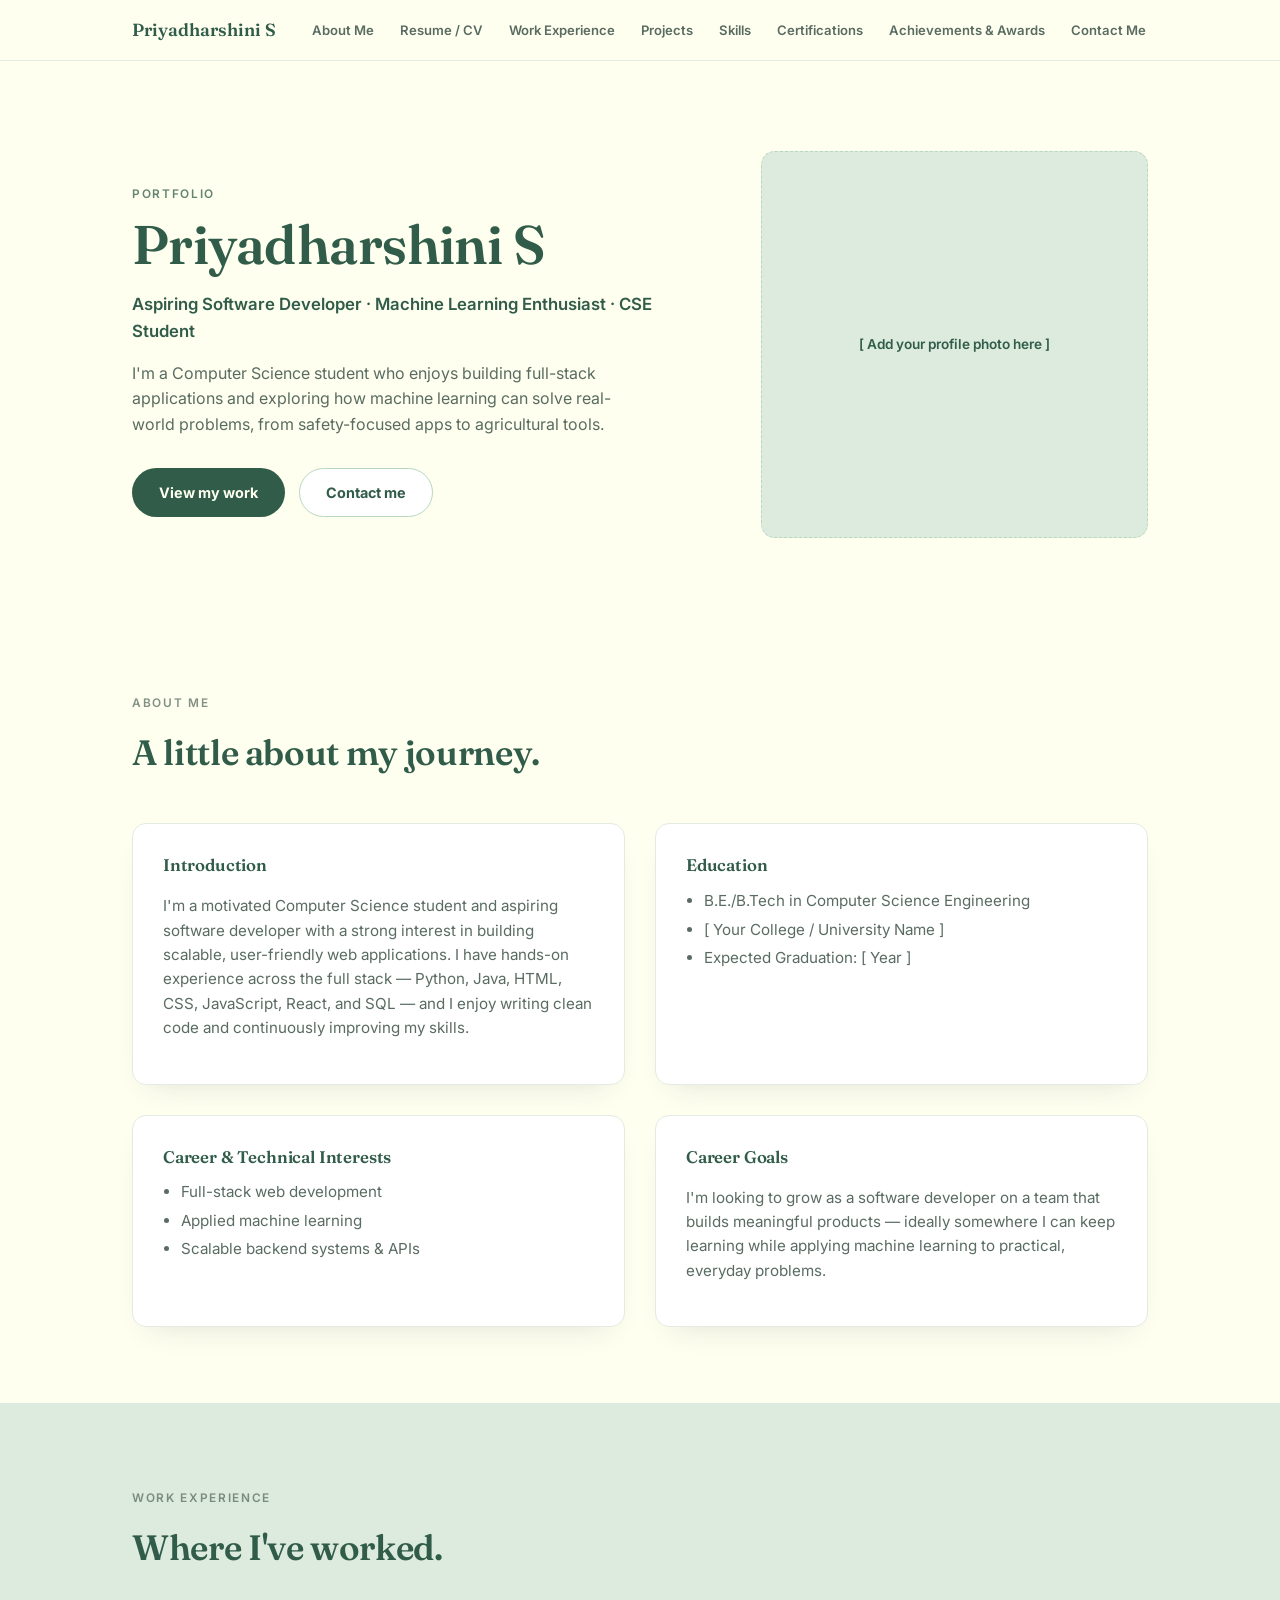
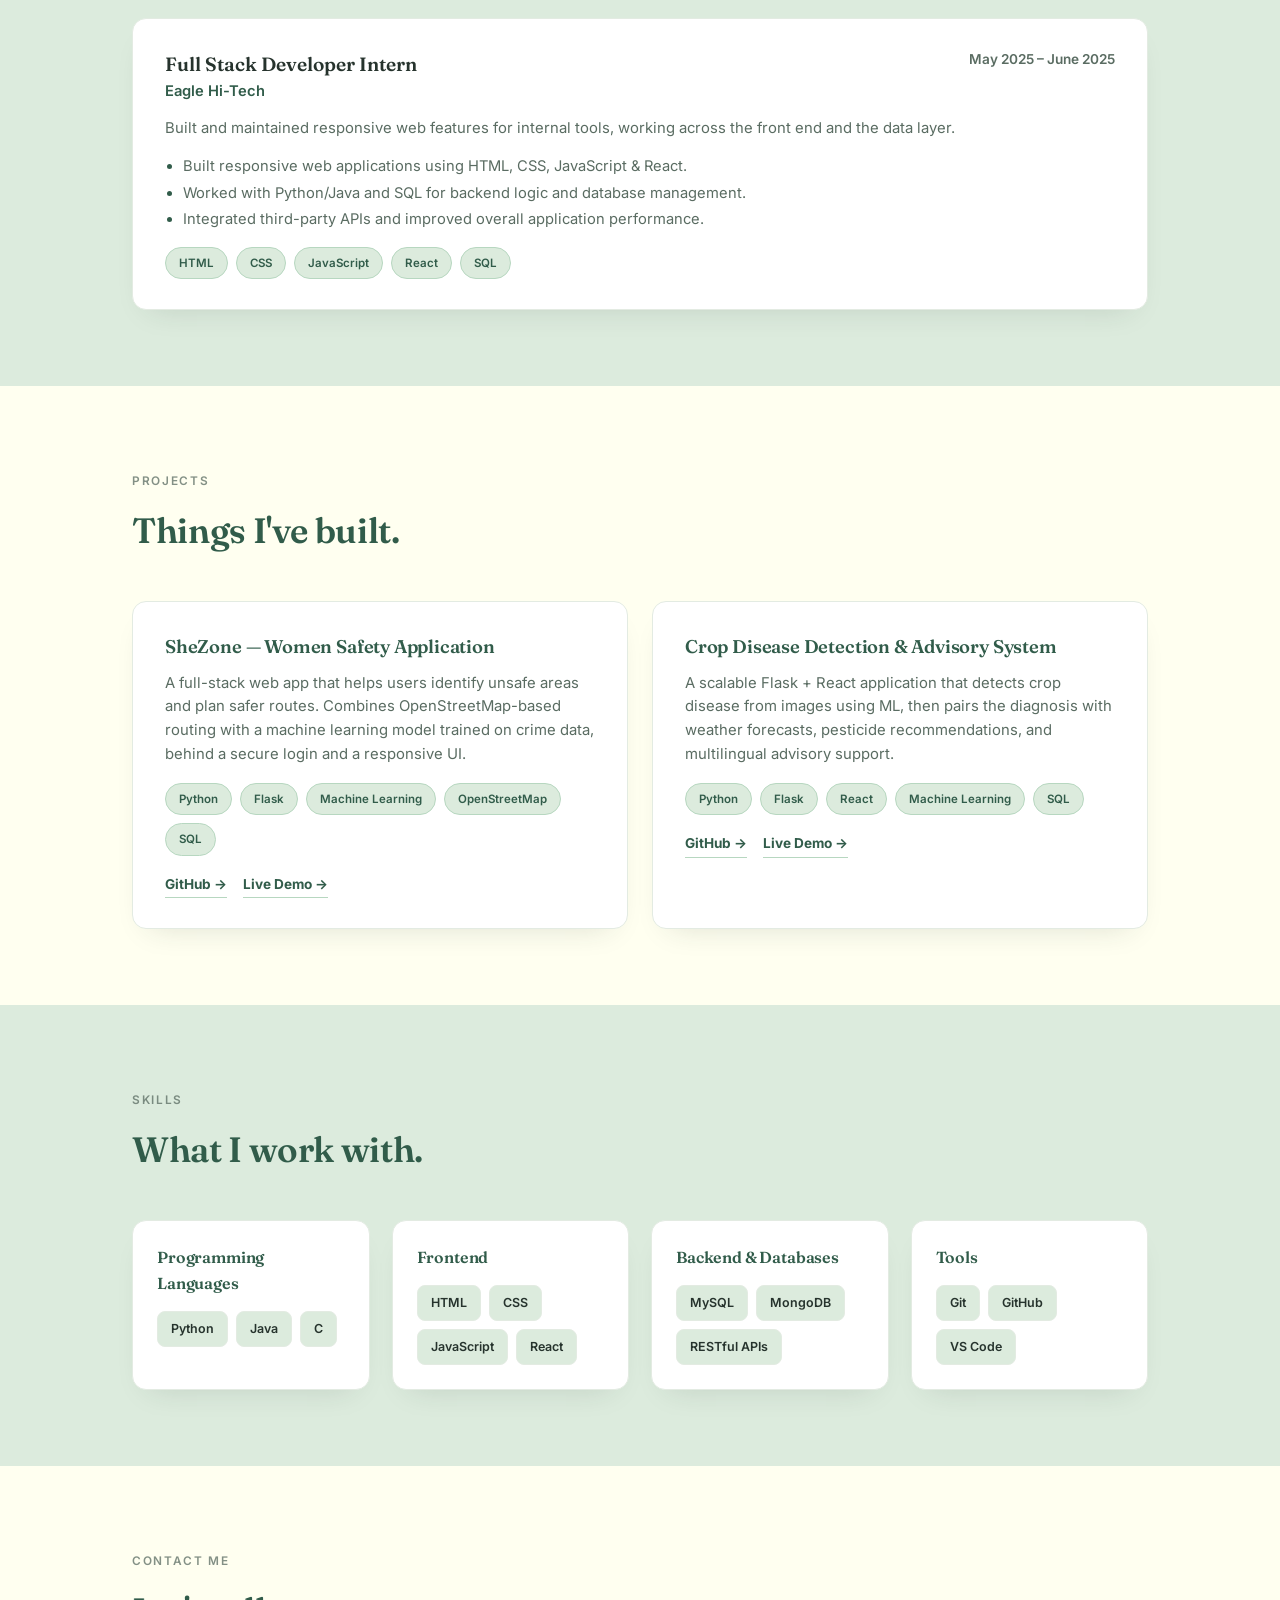
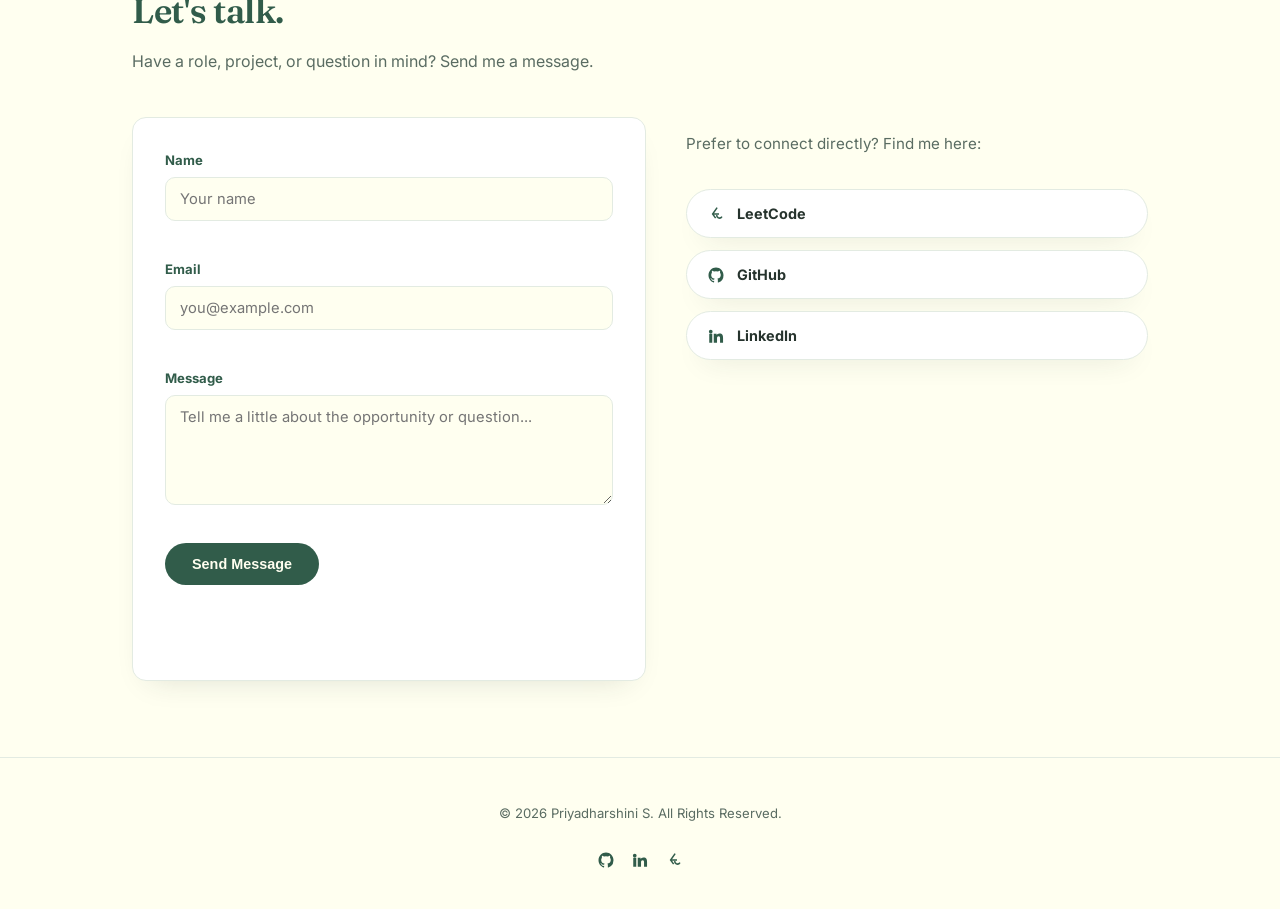
<file: index.html>
<!DOCTYPE html>
<html lang="en">
<head>
<meta charset="UTF-8">
<meta name="viewport" content="width=device-width, initial-scale=1.0">
<title>Priyadharshini S | Software Developer Portfolio</title>
<link rel="preconnect" href="https://fonts.googleapis.com">
<link rel="preconnect" href="https://fonts.gstatic.com" crossorigin>
<link href="https://fonts.googleapis.com/css2?family=Fraunces:opsz,wght@9..144,500;9..144,600;9..144,700&family=Inter:wght@400;500;600;700&display=swap" rel="stylesheet">
<link rel="stylesheet" href="style.css">
</head>
<body>

<header>
  <nav>
    <a href="#home" class="brand">Priyadharshini S</a>
    <ul class="nav-links" id="navLinks">
      <li><a href="#about">About Me</a></li>
      <li><a href="resume.html">Resume / CV</a></li>
      <li><a href="#experience">Work Experience</a></li>
      <li><a href="#projects">Projects</a></li>
      <li><a href="#skills">Skills</a></li>
      <li><a href="certifications.html">Certifications</a></li>
      <li><a href="achievements.html">Achievements &amp; Awards</a></li>
      <li><a href="#contact">Contact Me</a></li>
    </ul>
    <button class="menu-toggle" id="menuToggle" aria-label="Toggle menu"><span></span><span></span><span></span></button>
  </nav>
</header>

<!-- ================= HERO ================= -->
<section class="hero" id="home">
  <div class="wrap hero-grid">
    <div class="reveal">
      <p class="eyebrow">Portfolio</p>
      <!-- EDIT: your name -->
      <h1>Priyadharshini S</h1>
      <!-- EDIT: your professional title / tagline -->
      <p class="tagline">Aspiring Software Developer · Machine Learning Enthusiast · CSE Student</p>
      <!-- EDIT: your short introduction -->
      <p class="intro">I'm a Computer Science student who enjoys building full-stack applications and exploring how machine learning can solve real-world problems, from safety-focused apps to agricultural tools.</p>
      <div class="hero-actions">
        <a href="#projects" class="btn btn-primary">View my work</a>
        <a href="#contact" class="btn btn-ghost">Contact me</a>
      </div>
    </div>
    <!-- EDIT: replace with your profile photo, e.g. <img src="profile.jpg" alt="Priyadharshini S"> -->
    <div class="photo-frame reveal">[ Add your profile photo here ]</div>
  </div>
</section>

<!-- ================= ABOUT ================= -->
<section id="about">
  <div class="wrap">
    <div class="section-head reveal">
      <p class="eyebrow">About Me</p>
      <h2>A little about my journey.</h2>
    </div>
    <div class="about-grid">
      <div class="about-card reveal">
        <h3>Introduction</h3>
        <!-- EDIT: short personal introduction -->
        <p>I'm a motivated Computer Science student and aspiring software developer with a strong interest in building scalable, user-friendly web applications. I have hands-on experience across the full stack — Python, Java, HTML, CSS, JavaScript, React, and SQL — and I enjoy writing clean code and continuously improving my skills.</p>
      </div>
      <div class="about-card reveal">
        <h3>Education</h3>
        <!-- EDIT: your education details -->
        <ul>
          <li>B.E./B.Tech in Computer Science Engineering</li>
          <li>[ Your College / University Name ]</li>
          <li>Expected Graduation: [ Year ]</li>
        </ul>
      </div>
      <div class="about-card reveal">
        <h3>Career &amp; Technical Interests</h3>
        <!-- EDIT: your interests -->
        <ul>
          <li>Full-stack web development</li>
          <li>Applied machine learning</li>
          <li>Scalable backend systems &amp; APIs</li>
        </ul>
      </div>
      <div class="about-card reveal">
        <h3>Career Goals</h3>
        <!-- EDIT: your career goals -->
        <p>I'm looking to grow as a software developer on a team that builds meaningful products — ideally somewhere I can keep learning while applying machine learning to practical, everyday problems.</p>
      </div>
    </div>
  </div>
</section>

<!-- ================= WORK EXPERIENCE ================= -->
<section id="experience" class="section-alt">
  <div class="wrap">
    <div class="section-head reveal">
      <p class="eyebrow">Work Experience</p>
      <h2>Where I've worked.</h2>
    </div>
    <div class="card-list">
      <!-- EDIT: duplicate this block for each experience -->
      <div class="exp-card reveal">
        <div class="exp-top">
          <div>
            <div class="exp-role">Full Stack Developer Intern</div>
            <div class="exp-org">Eagle Hi-Tech</div>
          </div>
          <div class="exp-duration">May 2025 – June 2025</div>
        </div>
        <p style="color: var(--text-soft); font-size: 0.93rem; margin: 0 0 12px;">Built and maintained responsive web features for internal tools, working across the front end and the data layer.</p>
        <ul>
          <li>Built responsive web applications using HTML, CSS, JavaScript &amp; React.</li>
          <li>Worked with Python/Java and SQL for backend logic and database management.</li>
          <li>Integrated third-party APIs and improved overall application performance.</li>
        </ul>
        <div class="tool-row">
          <span class="tag">HTML</span><span class="tag">CSS</span><span class="tag">JavaScript</span><span class="tag">React</span><span class="tag">SQL</span>
        </div>
      </div>
    </div>
  </div>
</section>

<!-- ================= PROJECTS ================= -->
<section id="projects">
  <div class="wrap">
    <div class="section-head reveal">
      <p class="eyebrow">Projects</p>
      <h2>Things I've built.</h2>
    </div>
    <div class="proj-grid">
      <!-- EDIT: duplicate this block for each project -->
      <div class="proj-card reveal">
        <h3>SheZone — Women Safety Application</h3>
        <p>A full-stack web app that helps users identify unsafe areas and plan safer routes. Combines OpenStreetMap-based routing with a machine learning model trained on crime data, behind a secure login and a responsive UI.</p>
        <div class="tag-row">
          <span class="tag">Python</span><span class="tag">Flask</span><span class="tag">Machine Learning</span><span class="tag">OpenStreetMap</span><span class="tag">SQL</span>
        </div>
        <div class="proj-links">
          <!-- EDIT: replace with your real links -->
          <a href="https://github.com/priya-2751" target="_blank" rel="noopener">GitHub →</a>
          <a href="#" target="_blank" rel="noopener">Live Demo →</a>
        </div>
      </div>
      <div class="proj-card reveal">
        <h3>Crop Disease Detection &amp; Advisory System</h3>
        <p>A scalable Flask + React application that detects crop disease from images using ML, then pairs the diagnosis with weather forecasts, pesticide recommendations, and multilingual advisory support.</p>
        <div class="tag-row">
          <span class="tag">Python</span><span class="tag">Flask</span><span class="tag">React</span><span class="tag">Machine Learning</span><span class="tag">SQL</span>
        </div>
        <div class="proj-links">
          <!-- EDIT: replace with your real links -->
          <a href="https://github.com/priya-2751" target="_blank" rel="noopener">GitHub →</a>
          <a href="#" target="_blank" rel="noopener">Live Demo →</a>
        </div>
      </div>
    </div>
  </div>
</section>

<!-- ================= SKILLS ================= -->
<section id="skills" class="section-alt">
  <div class="wrap">
    <div class="section-head reveal">
      <p class="eyebrow">Skills</p>
      <h2>What I work with.</h2>
    </div>
    <div class="skills-grid">
      <div class="skill-cat reveal">
        <h3>Programming Languages</h3>
        <div class="skill-tags">
          <span class="skill-tag">Python</span><span class="skill-tag">Java</span><span class="skill-tag">C</span>
        </div>
      </div>
      <div class="skill-cat reveal">
        <h3>Frontend</h3>
        <div class="skill-tags">
          <span class="skill-tag">HTML</span><span class="skill-tag">CSS</span><span class="skill-tag">JavaScript</span><span class="skill-tag">React</span>
        </div>
      </div>
      <div class="skill-cat reveal">
        <h3>Backend &amp; Databases</h3>
        <div class="skill-tags">
          <span class="skill-tag">MySQL</span><span class="skill-tag">MongoDB</span><span class="skill-tag">RESTful APIs</span>
        </div>
      </div>
      <div class="skill-cat reveal">
        <h3>Tools</h3>
        <div class="skill-tags">
          <span class="skill-tag">Git</span><span class="skill-tag">GitHub</span><span class="skill-tag">VS Code</span>
        </div>
      </div>
    </div>
  </div>
</section>

<!-- ================= CONTACT ================= -->
<section id="contact">
  <div class="wrap">
    <div class="section-head reveal">
      <p class="eyebrow">Contact Me</p>
      <h2>Let's talk.</h2>
      <p>Have a role, project, or question in mind? Send me a message.</p>
    </div>
    <div class="contact-grid">
      <form class="contact-form reveal" id="contactForm" novalidate>
        <div class="field">
          <label for="cf-name">Name</label>
          <input type="text" id="cf-name" name="name" placeholder="Your name">
          <span class="error"></span>
        </div>
        <div class="field">
          <label for="cf-email">Email</label>
          <input type="email" id="cf-email" name="email" placeholder="you@example.com">
          <span class="error"></span>
        </div>
        <div class="field">
          <label for="cf-message">Message</label>
          <textarea id="cf-message" name="message" placeholder="Tell me a little about the opportunity or question..."></textarea>
          <span class="error"></span>
        </div>
        <button type="submit" class="btn btn-primary" style="align-self: flex-start;">Send Message</button>
        <p class="form-status" id="formStatus"></p>
      </form>
      <div class="contact-side reveal">
        <p>Prefer to connect directly? Find me here:</p>
        <div class="social-links">
          <!-- EDIT: replace with your real profile URLs -->
          <a class="social-pill" href="https://leetcode.com/u/priya_2751/" target="_blank" rel="noopener">
            <svg viewBox="0 0 24 24" fill="none" stroke="currentColor" stroke-width="2"><path d="M13.5 3.5l-6 8.5 4 5.5"/><path d="M20 15.5c-1 1.5-3 2.5-5 1.5-1.5-.8-2.2-2.3-2-3.8"/><path d="M8 12h8"/></svg>
            LeetCode
          </a>
          <a class="social-pill" href="https://github.com/priya-2751" target="_blank" rel="noopener">
            <svg viewBox="0 0 24 24" fill="currentColor"><path d="M12 2C6.48 2 2 6.58 2 12.25c0 4.53 2.87 8.37 6.84 9.73.5.1.68-.22.68-.49 0-.24-.01-.87-.01-1.7-2.78.62-3.37-1.37-3.37-1.37-.45-1.18-1.11-1.49-1.11-1.49-.91-.64.07-.63.07-.63 1 .07 1.53 1.05 1.53 1.05.89 1.56 2.34 1.11 2.91.85.09-.66.35-1.11.63-1.37-2.22-.26-4.56-1.14-4.56-5.06 0-1.12.39-2.03 1.03-2.75-.1-.26-.45-1.31.1-2.73 0 0 .84-.28 2.75 1.05a9.3 9.3 0 0 1 5 0c1.9-1.33 2.74-1.05 2.74-1.05.56 1.42.21 2.47.1 2.73.65.72 1.03 1.63 1.03 2.75 0 3.93-2.34 4.8-4.57 5.05.36.32.68.94.68 1.9 0 1.37-.01 2.47-.01 2.81 0 .27.18.6.69.49A10.26 10.26 0 0 0 22 12.25C22 6.58 17.52 2 12 2z"/></svg>
            GitHub
          </a>
          <a class="social-pill" href="#" target="_blank" rel="noopener">
            <svg viewBox="0 0 24 24" fill="currentColor"><path d="M4.98 3.5a2.5 2.5 0 1 1 0 5 2.5 2.5 0 0 1 0-5zM3 9h4v12H3zM9 9h3.8v1.7h.05c.53-.95 1.83-1.95 3.77-1.95 4.03 0 4.78 2.5 4.78 5.76V21h-4v-5.6c0-1.34-.02-3.06-1.87-3.06-1.87 0-2.16 1.46-2.16 2.96V21H9z"/></svg>
            LinkedIn
          </a>
        </div>
      </div>
    </div>
  </div>
</section>

<footer>
  <div class="wrap footer-inner">
    <!-- EDIT: your name -->
    <p>© 2026 Priyadharshini S. All Rights Reserved.</p>
    <div class="footer-icons">
      <a href="https://github.com/priya-2751" target="_blank" rel="noopener" aria-label="GitHub">
        <svg viewBox="0 0 24 24" fill="currentColor"><path d="M12 2C6.48 2 2 6.58 2 12.25c0 4.53 2.87 8.37 6.84 9.73.5.1.68-.22.68-.49 0-.24-.01-.87-.01-1.7-2.78.62-3.37-1.37-3.37-1.37-.45-1.18-1.11-1.49-1.11-1.49-.91-.64.07-.63.07-.63 1 .07 1.53 1.05 1.53 1.05.89 1.56 2.34 1.11 2.91.85.09-.66.35-1.11.63-1.37-2.22-.26-4.56-1.14-4.56-5.06 0-1.12.39-2.03 1.03-2.75-.1-.26-.45-1.31.1-2.73 0 0 .84-.28 2.75 1.05a9.3 9.3 0 0 1 5 0c1.9-1.33 2.74-1.05 2.74-1.05.56 1.42.21 2.47.1 2.73.65.72 1.03 1.63 1.03 2.75 0 3.93-2.34 4.8-4.57 5.05.36.32.68.94.68 1.9 0 1.37-.01 2.47-.01 2.81 0 .27.18.6.69.49A10.26 10.26 0 0 0 22 12.25C22 6.58 17.52 2 12 2z"/></svg>
      </a>
      <a href="#" target="_blank" rel="noopener" aria-label="LinkedIn">
        <svg viewBox="0 0 24 24" fill="currentColor"><path d="M4.98 3.5a2.5 2.5 0 1 1 0 5 2.5 2.5 0 0 1 0-5zM3 9h4v12H3zM9 9h3.8v1.7h.05c.53-.95 1.83-1.95 3.77-1.95 4.03 0 4.78 2.5 4.78 5.76V21h-4v-5.6c0-1.34-.02-3.06-1.87-3.06-1.87 0-2.16 1.46-2.16 2.96V21H9z"/></svg>
      </a>
      <a href="https://leetcode.com/u/priya_2751/" target="_blank" rel="noopener" aria-label="LeetCode">
        <svg viewBox="0 0 24 24" fill="none" stroke="currentColor" stroke-width="2"><path d="M13.5 3.5l-6 8.5 4 5.5"/><path d="M20 15.5c-1 1.5-3 2.5-5 1.5-1.5-.8-2.2-2.3-2-3.8"/><path d="M8 12h8"/></svg>
      </a>
    </div>
  </div>
</footer>

<script src="script.js"></script>
</body>
</html>
</file>
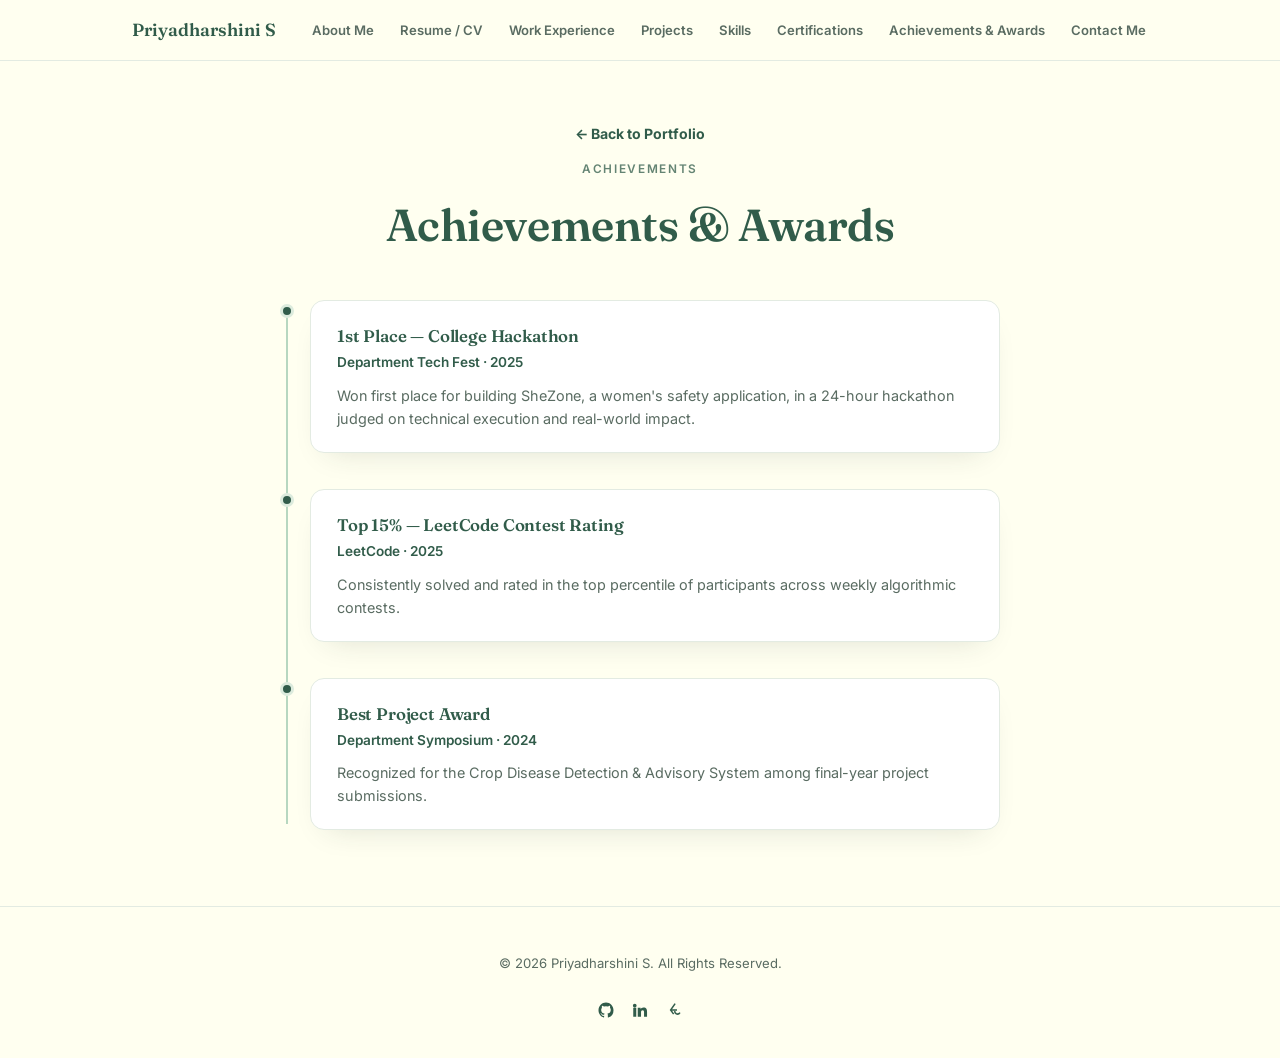
<file: achievements.html>
<!DOCTYPE html>
<html lang="en">
<head>
<meta charset="UTF-8">
<meta name="viewport" content="width=device-width, initial-scale=1.0">
<title>Achievements &amp; Awards | Priyadharshini S</title>
<link rel="preconnect" href="https://fonts.googleapis.com">
<link rel="preconnect" href="https://fonts.gstatic.com" crossorigin>
<link href="https://fonts.googleapis.com/css2?family=Fraunces:opsz,wght@9..144,500;9..144,600;9..144,700&family=Inter:wght@400;500;600;700&display=swap" rel="stylesheet">
<link rel="stylesheet" href="style.css">
</head>
<body>

<header>
  <nav>
    <a href="index.html" class="brand">Priyadharshini S</a>
    <ul class="nav-links" id="navLinks">
      <li><a href="index.html#about">About Me</a></li>
      <li><a href="resume.html">Resume / CV</a></li>
      <li><a href="index.html#experience">Work Experience</a></li>
      <li><a href="index.html#projects">Projects</a></li>
      <li><a href="index.html#skills">Skills</a></li>
      <li><a href="certifications.html">Certifications</a></li>
      <li><a href="achievements.html">Achievements &amp; Awards</a></li>
      <li><a href="index.html#contact">Contact Me</a></li>
    </ul>
    <button class="menu-toggle" id="menuToggle" aria-label="Toggle menu"><span></span><span></span><span></span></button>
  </nav>
</header>

<div class="wrap">
  <div class="page-header reveal">
    <a class="back-link" href="index.html">← Back to Portfolio</a>
    <p class="eyebrow" style="display:block; margin-top: 8px;">Achievements</p>
    <h1>Achievements &amp; Awards</h1>
  </div>
</div>

<section style="padding-top: 0;">
  <div class="wrap">
    <!-- EDIT: replace these sample achievements with your own. Duplicate the .timeline-item block as needed. -->
    <div class="timeline">
      <div class="timeline-item reveal">
        <span class="timeline-dot"></span>
        <div class="timeline-card">
          <h3>1st Place — College Hackathon</h3>
          <div class="timeline-meta">Department Tech Fest · 2025</div>
          <p>Won first place for building SheZone, a women's safety application, in a 24-hour hackathon judged on technical execution and real-world impact.</p>
        </div>
      </div>
      <div class="timeline-item reveal">
        <span class="timeline-dot"></span>
        <div class="timeline-card">
          <h3>Top 15% — LeetCode Contest Rating</h3>
          <div class="timeline-meta">LeetCode · 2025</div>
          <p>Consistently solved and rated in the top percentile of participants across weekly algorithmic contests.</p>
        </div>
      </div>
      <div class="timeline-item reveal">
        <span class="timeline-dot"></span>
        <div class="timeline-card">
          <h3>Best Project Award</h3>
          <div class="timeline-meta">Department Symposium · 2024</div>
          <p>Recognized for the Crop Disease Detection &amp; Advisory System among final-year project submissions.</p>
        </div>
      </div>
    </div>
  </div>
</section>

<footer>
  <div class="wrap footer-inner">
    <p>© 2026 Priyadharshini S. All Rights Reserved.</p>
    <div class="footer-icons">
      <a href="https://github.com/priya-2751" target="_blank" rel="noopener" aria-label="GitHub">
        <svg viewBox="0 0 24 24" fill="currentColor"><path d="M12 2C6.48 2 2 6.58 2 12.25c0 4.53 2.87 8.37 6.84 9.73.5.1.68-.22.68-.49 0-.24-.01-.87-.01-1.7-2.78.62-3.37-1.37-3.37-1.37-.45-1.18-1.11-1.49-1.11-1.49-.91-.64.07-.63.07-.63 1 .07 1.53 1.05 1.53 1.05.89 1.56 2.34 1.11 2.91.85.09-.66.35-1.11.63-1.37-2.22-.26-4.56-1.14-4.56-5.06 0-1.12.39-2.03 1.03-2.75-.1-.26-.45-1.31.1-2.73 0 0 .84-.28 2.75 1.05a9.3 9.3 0 0 1 5 0c1.9-1.33 2.74-1.05 2.74-1.05.56 1.42.21 2.47.1 2.73.65.72 1.03 1.63 1.03 2.75 0 3.93-2.34 4.8-4.57 5.05.36.32.68.94.68 1.9 0 1.37-.01 2.47-.01 2.81 0 .27.18.6.69.49A10.26 10.26 0 0 0 22 12.25C22 6.58 17.52 2 12 2z"/></svg>
      </a>
      <a href="#" target="_blank" rel="noopener" aria-label="LinkedIn">
        <svg viewBox="0 0 24 24" fill="currentColor"><path d="M4.98 3.5a2.5 2.5 0 1 1 0 5 2.5 2.5 0 0 1 0-5zM3 9h4v12H3zM9 9h3.8v1.7h.05c.53-.95 1.83-1.95 3.77-1.95 4.03 0 4.78 2.5 4.78 5.76V21h-4v-5.6c0-1.34-.02-3.06-1.87-3.06-1.87 0-2.16 1.46-2.16 2.96V21H9z"/></svg>
      </a>
      <a href="https://leetcode.com/u/priya_2751/" target="_blank" rel="noopener" aria-label="LeetCode">
        <svg viewBox="0 0 24 24" fill="none" stroke="currentColor" stroke-width="2"><path d="M13.5 3.5l-6 8.5 4 5.5"/><path d="M20 15.5c-1 1.5-3 2.5-5 1.5-1.5-.8-2.2-2.3-2-3.8"/><path d="M8 12h8"/></svg>
      </a>
    </div>
  </div>
</footer>

<script src="script.js"></script>
</body>
</html>
</file>
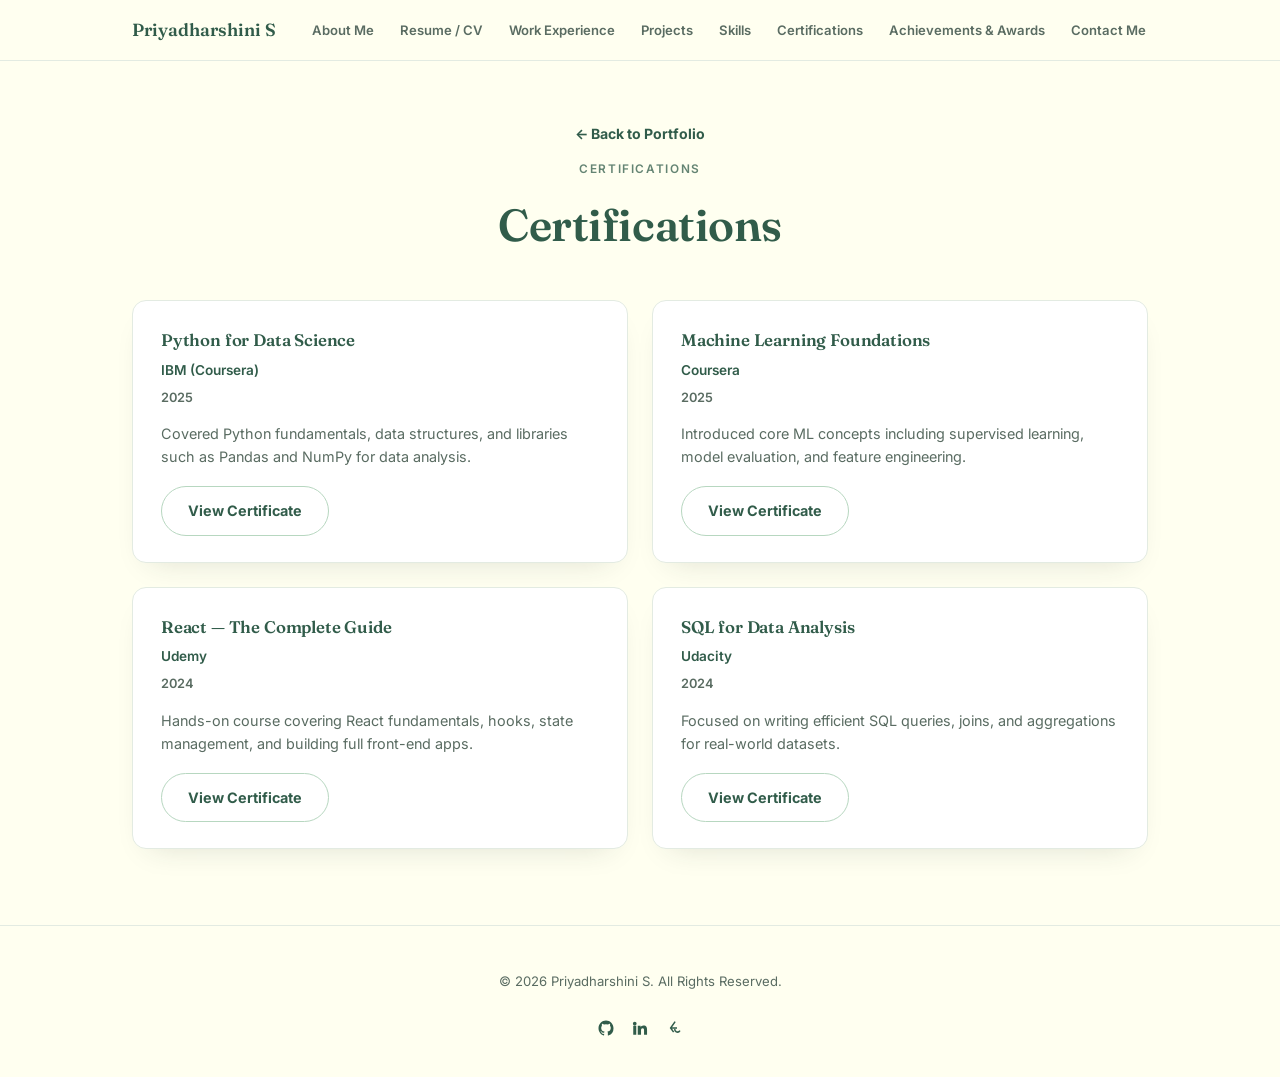
<file: certifications.html>
<!DOCTYPE html>
<html lang="en">
<head>
<meta charset="UTF-8">
<meta name="viewport" content="width=device-width, initial-scale=1.0">
<title>Certifications | Priyadharshini S</title>
<link rel="preconnect" href="https://fonts.googleapis.com">
<link rel="preconnect" href="https://fonts.gstatic.com" crossorigin>
<link href="https://fonts.googleapis.com/css2?family=Fraunces:opsz,wght@9..144,500;9..144,600;9..144,700&family=Inter:wght@400;500;600;700&display=swap" rel="stylesheet">
<link rel="stylesheet" href="style.css">
</head>
<body>

<header>
  <nav>
    <a href="index.html" class="brand">Priyadharshini S</a>
    <ul class="nav-links" id="navLinks">
      <li><a href="index.html#about">About Me</a></li>
      <li><a href="resume.html">Resume / CV</a></li>
      <li><a href="index.html#experience">Work Experience</a></li>
      <li><a href="index.html#projects">Projects</a></li>
      <li><a href="index.html#skills">Skills</a></li>
      <li><a href="certifications.html">Certifications</a></li>
      <li><a href="achievements.html">Achievements &amp; Awards</a></li>
      <li><a href="index.html#contact">Contact Me</a></li>
    </ul>
    <button class="menu-toggle" id="menuToggle" aria-label="Toggle menu"><span></span><span></span><span></span></button>
  </nav>
</header>

<div class="wrap">
  <div class="page-header reveal">
    <a class="back-link" href="index.html">← Back to Portfolio</a>
    <p class="eyebrow" style="display:block; margin-top: 8px;">Certifications</p>
    <h1>Certifications</h1>
  </div>
</div>

<section style="padding-top: 0;">
  <div class="wrap">
    <!-- EDIT: replace these sample certifications with your own. Duplicate the .cert-card block as needed. -->
    <div class="cert-grid">
      <div class="cert-card reveal">
        <h3>Python for Data Science</h3>
        <div class="cert-issuer">IBM (Coursera)</div>
        <div class="cert-date">2025</div>
        <p>Covered Python fundamentals, data structures, and libraries such as Pandas and NumPy for data analysis.</p>
        <a href="#" target="_blank" rel="noopener" class="btn btn-ghost" style="align-self: flex-start;">View Certificate</a>
      </div>
      <div class="cert-card reveal">
        <h3>Machine Learning Foundations</h3>
        <div class="cert-issuer">Coursera</div>
        <div class="cert-date">2025</div>
        <p>Introduced core ML concepts including supervised learning, model evaluation, and feature engineering.</p>
        <a href="#" target="_blank" rel="noopener" class="btn btn-ghost" style="align-self: flex-start;">View Certificate</a>
      </div>
      <div class="cert-card reveal">
        <h3>React — The Complete Guide</h3>
        <div class="cert-issuer">Udemy</div>
        <div class="cert-date">2024</div>
        <p>Hands-on course covering React fundamentals, hooks, state management, and building full front-end apps.</p>
        <a href="#" target="_blank" rel="noopener" class="btn btn-ghost" style="align-self: flex-start;">View Certificate</a>
      </div>
      <div class="cert-card reveal">
        <h3>SQL for Data Analysis</h3>
        <div class="cert-issuer">Udacity</div>
        <div class="cert-date">2024</div>
        <p>Focused on writing efficient SQL queries, joins, and aggregations for real-world datasets.</p>
        <a href="#" target="_blank" rel="noopener" class="btn btn-ghost" style="align-self: flex-start;">View Certificate</a>
      </div>
    </div>
  </div>
</section>

<footer>
  <div class="wrap footer-inner">
    <p>© 2026 Priyadharshini S. All Rights Reserved.</p>
    <div class="footer-icons">
      <a href="https://github.com/priya-2751" target="_blank" rel="noopener" aria-label="GitHub">
        <svg viewBox="0 0 24 24" fill="currentColor"><path d="M12 2C6.48 2 2 6.58 2 12.25c0 4.53 2.87 8.37 6.84 9.73.5.1.68-.22.68-.49 0-.24-.01-.87-.01-1.7-2.78.62-3.37-1.37-3.37-1.37-.45-1.18-1.11-1.49-1.11-1.49-.91-.64.07-.63.07-.63 1 .07 1.53 1.05 1.53 1.05.89 1.56 2.34 1.11 2.91.85.09-.66.35-1.11.63-1.37-2.22-.26-4.56-1.14-4.56-5.06 0-1.12.39-2.03 1.03-2.75-.1-.26-.45-1.31.1-2.73 0 0 .84-.28 2.75 1.05a9.3 9.3 0 0 1 5 0c1.9-1.33 2.74-1.05 2.74-1.05.56 1.42.21 2.47.1 2.73.65.72 1.03 1.63 1.03 2.75 0 3.93-2.34 4.8-4.57 5.05.36.32.68.94.68 1.9 0 1.37-.01 2.47-.01 2.81 0 .27.18.6.69.49A10.26 10.26 0 0 0 22 12.25C22 6.58 17.52 2 12 2z"/></svg>
      </a>
      <a href="#" target="_blank" rel="noopener" aria-label="LinkedIn">
        <svg viewBox="0 0 24 24" fill="currentColor"><path d="M4.98 3.5a2.5 2.5 0 1 1 0 5 2.5 2.5 0 0 1 0-5zM3 9h4v12H3zM9 9h3.8v1.7h.05c.53-.95 1.83-1.95 3.77-1.95 4.03 0 4.78 2.5 4.78 5.76V21h-4v-5.6c0-1.34-.02-3.06-1.87-3.06-1.87 0-2.16 1.46-2.16 2.96V21H9z"/></svg>
      </a>
      <a href="https://leetcode.com/u/priya_2751/" target="_blank" rel="noopener" aria-label="LeetCode">
        <svg viewBox="0 0 24 24" fill="none" stroke="currentColor" stroke-width="2"><path d="M13.5 3.5l-6 8.5 4 5.5"/><path d="M20 15.5c-1 1.5-3 2.5-5 1.5-1.5-.8-2.2-2.3-2-3.8"/><path d="M8 12h8"/></svg>
      </a>
    </div>
  </div>
</footer>

<script src="script.js"></script>
</body>
</html>
</file>
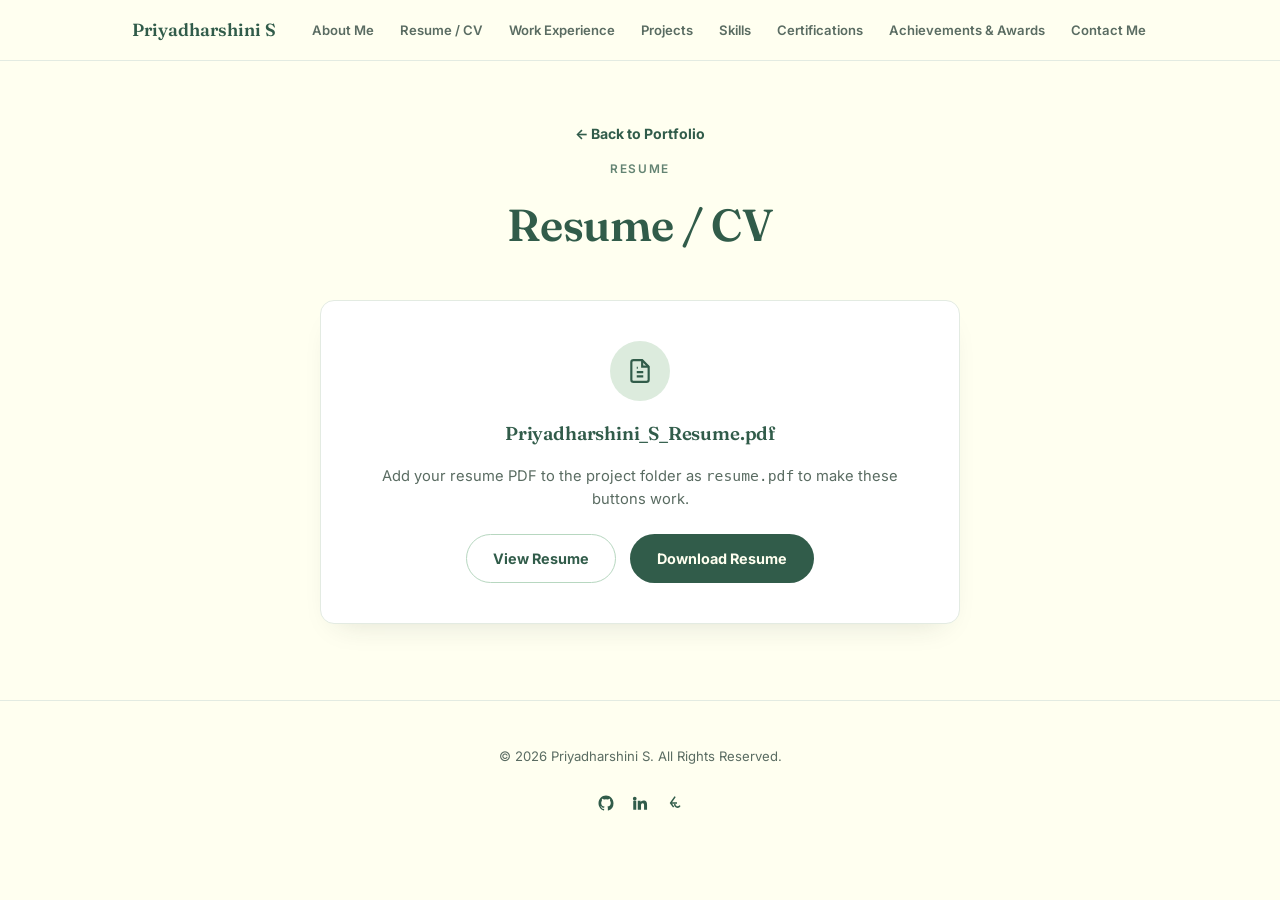
<file: resume.html>
<!DOCTYPE html>
<html lang="en">
<head>
<meta charset="UTF-8">
<meta name="viewport" content="width=device-width, initial-scale=1.0">
<title>Resume / CV | Priyadharshini S</title>
<link rel="preconnect" href="https://fonts.googleapis.com">
<link rel="preconnect" href="https://fonts.gstatic.com" crossorigin>
<link href="https://fonts.googleapis.com/css2?family=Fraunces:opsz,wght@9..144,500;9..144,600;9..144,700&family=Inter:wght@400;500;600;700&display=swap" rel="stylesheet">
<link rel="stylesheet" href="style.css">
</head>
<body>

<header>
  <nav>
    <a href="index.html" class="brand">Priyadharshini S</a>
    <ul class="nav-links" id="navLinks">
      <li><a href="index.html#about">About Me</a></li>
      <li><a href="resume.html">Resume / CV</a></li>
      <li><a href="index.html#experience">Work Experience</a></li>
      <li><a href="index.html#projects">Projects</a></li>
      <li><a href="index.html#skills">Skills</a></li>
      <li><a href="certifications.html">Certifications</a></li>
      <li><a href="achievements.html">Achievements &amp; Awards</a></li>
      <li><a href="index.html#contact">Contact Me</a></li>
    </ul>
    <button class="menu-toggle" id="menuToggle" aria-label="Toggle menu"><span></span><span></span><span></span></button>
  </nav>
</header>

<div class="wrap">
  <div class="page-header reveal">
    <a class="back-link" href="index.html">← Back to Portfolio</a>
    <p class="eyebrow" style="display:block; margin-top: 8px;">Resume</p>
    <h1>Resume / CV</h1>
  </div>
</div>

<section style="padding-top: 0;">
  <div class="wrap">
    <div class="resume-panel reveal">
      <div class="icon">
        <svg viewBox="0 0 24 24" fill="none" stroke="currentColor" stroke-width="2"><path d="M14 2H6a2 2 0 0 0-2 2v16a2 2 0 0 0 2 2h12a2 2 0 0 0 2-2V8z"/><path d="M14 2v6h6"/><path d="M9 13h6M9 17h6M9 9h1"/></svg>
      </div>
      <h3 style="margin-bottom: 8px;">Priyadharshini_S_Resume.pdf</h3>
      <!-- EDIT: replace "resume.pdf" below with the actual path to your resume file -->
      <p style="color: var(--text-soft); font-size: 0.92rem;">Add your resume PDF to the project folder as <code>resume.pdf</code> to make these buttons work.</p>
      <div class="resume-actions">
        <a href="resume.pdf" target="_blank" rel="noopener" class="btn btn-ghost">View Resume</a>
        <a href="resume.pdf" download class="btn btn-primary">Download Resume</a>
      </div>
    </div>
  </div>
</section>

<footer>
  <div class="wrap footer-inner">
    <p>© 2026 Priyadharshini S. All Rights Reserved.</p>
    <div class="footer-icons">
      <a href="https://github.com/priya-2751" target="_blank" rel="noopener" aria-label="GitHub">
        <svg viewBox="0 0 24 24" fill="currentColor"><path d="M12 2C6.48 2 2 6.58 2 12.25c0 4.53 2.87 8.37 6.84 9.73.5.1.68-.22.68-.49 0-.24-.01-.87-.01-1.7-2.78.62-3.37-1.37-3.37-1.37-.45-1.18-1.11-1.49-1.11-1.49-.91-.64.07-.63.07-.63 1 .07 1.53 1.05 1.53 1.05.89 1.56 2.34 1.11 2.91.85.09-.66.35-1.11.63-1.37-2.22-.26-4.56-1.14-4.56-5.06 0-1.12.39-2.03 1.03-2.75-.1-.26-.45-1.31.1-2.73 0 0 .84-.28 2.75 1.05a9.3 9.3 0 0 1 5 0c1.9-1.33 2.74-1.05 2.74-1.05.56 1.42.21 2.47.1 2.73.65.72 1.03 1.63 1.03 2.75 0 3.93-2.34 4.8-4.57 5.05.36.32.68.94.68 1.9 0 1.37-.01 2.47-.01 2.81 0 .27.18.6.69.49A10.26 10.26 0 0 0 22 12.25C22 6.58 17.52 2 12 2z"/></svg>
      </a>
      <a href="#" target="_blank" rel="noopener" aria-label="LinkedIn">
        <svg viewBox="0 0 24 24" fill="currentColor"><path d="M4.98 3.5a2.5 2.5 0 1 1 0 5 2.5 2.5 0 0 1 0-5zM3 9h4v12H3zM9 9h3.8v1.7h.05c.53-.95 1.83-1.95 3.77-1.95 4.03 0 4.78 2.5 4.78 5.76V21h-4v-5.6c0-1.34-.02-3.06-1.87-3.06-1.87 0-2.16 1.46-2.16 2.96V21H9z"/></svg>
      </a>
      <a href="https://leetcode.com/u/priya_2751/" target="_blank" rel="noopener" aria-label="LeetCode">
        <svg viewBox="0 0 24 24" fill="none" stroke="currentColor" stroke-width="2"><path d="M13.5 3.5l-6 8.5 4 5.5"/><path d="M20 15.5c-1 1.5-3 2.5-5 1.5-1.5-.8-2.2-2.3-2-3.8"/><path d="M8 12h8"/></svg>
      </a>
    </div>
  </div>
</footer>

<script src="script.js"></script>
</body>
</html>
</file>
<file: style.css>
/* ==========================================================
   Priyadharshini S — Portfolio
   Palette: Ivory + Pastel Green (minimal, elegant, professional)
   ========================================================== */

:root{
  --ivory: #FFFFF0;
  --pastel-green: #B7D7C0;
  --dark-green: #315C4A;
  --soft-green: #DCEBDD;
  --dark-text: #26332D;
  --text-soft: #5A6C62;
  --white: #FFFFFF;
  --line: #E3EBE2;
  --radius: 14px;
  --shadow: 0 14px 30px -18px rgba(38, 51, 45, 0.18);
  --shadow-hover: 0 18px 36px -14px rgba(49, 92, 74, 0.28);
  --max-width: 1080px;
}

*{ box-sizing: border-box; }
html{ scroll-behavior: smooth; }
body{
  margin: 0;
  background: var(--ivory);
  color: var(--dark-text);
  font-family: 'Inter', sans-serif;
  -webkit-font-smoothing: antialiased;
  line-height: 1.6;
}
h1, h2, h3, h4{
  font-family: 'Fraunces', serif;
  font-weight: 600;
  margin: 0;
  color: var(--dark-green);
  letter-spacing: -0.01em;
}
a{ color: inherit; text-decoration: none; }
img{ max-width: 100%; display: block; }
ul{ margin:0; padding:0; }

@media (prefers-reduced-motion: reduce){
  *{ animation-duration: 0.001ms !important; animation-iteration-count: 1 !important; transition-duration: 0.001ms !important; scroll-behavior: auto !important; }
}

.wrap{ max-width: var(--max-width); margin: 0 auto; padding: 0 32px; }

.eyebrow{
  font-size: 0.74rem;
  letter-spacing: 0.14em;
  text-transform: uppercase;
  color: var(--dark-green);
  font-weight: 600;
  opacity: 0.75;
}

/* ---------- Fade-in on scroll ---------- */
.reveal{ opacity: 0; transform: translateY(16px); transition: opacity .6s ease, transform .6s ease; }
.reveal.is-visible{ opacity: 1; transform: translateY(0); }

/* ---------- Header / Nav ---------- */
header{
  position: sticky; top: 0; z-index: 100;
  background: rgba(255, 255, 240, 0.9);
  backdrop-filter: blur(8px);
  border-bottom: 1px solid var(--line);
}
nav{
  max-width: var(--max-width); margin: 0 auto;
  display: flex; align-items: center; justify-content: space-between;
  padding: 16px 32px;
}
.brand{ font-family: 'Fraunces', serif; font-weight: 600; font-size: 1.1rem; color: var(--dark-green); }
.nav-links{
  display: flex; align-items: center; gap: 22px; list-style: none;
  flex-wrap: wrap;
}
.nav-links a{
  font-size: 0.82rem; font-weight: 600; color: var(--text-soft);
  padding: 6px 2px; position: relative;
}
.nav-links a:hover{ color: var(--dark-green); }
.nav-links a::after{
  content: ''; position: absolute; left: 0; bottom: 0; width: 0; height: 2px;
  background: var(--dark-green); transition: width .25s ease;
}
.nav-links a:hover::after{ width: 100%; }
.menu-toggle{ display: none; background: none; border: none; cursor: pointer; padding: 4px; }
.menu-toggle span{ display: block; width: 22px; height: 2px; background: var(--dark-green); margin: 5px 0; border-radius: 2px; }

@media (max-width: 900px){
  .nav-links{
    position: fixed; top: 60px; left: 0; right: 0; background: var(--ivory);
    flex-direction: column; align-items: flex-start; gap: 0;
    max-height: 0; overflow: hidden; transition: max-height .3s ease;
    border-bottom: 1px solid var(--line);
  }
  .nav-links.open{ max-height: 420px; }
  .nav-links li{ width: 100%; }
  .nav-links a{ display: block; padding: 14px 32px; width: 100%; border-top: 1px solid var(--line); }
  .menu-toggle{ display: block; }
}

/* ---------- Buttons ---------- */
.btn{
  display: inline-flex; align-items: center; gap: 8px;
  font-weight: 700; font-size: 0.9rem; padding: 12px 26px; border-radius: 999px;
  transition: transform .2s ease, box-shadow .2s ease, background .2s ease;
  border: 1.5px solid transparent; cursor: pointer;
}
.btn-primary{ background: var(--dark-green); color: var(--ivory); }
.btn-primary:hover{ transform: translateY(-2px); box-shadow: var(--shadow-hover); }
.btn-ghost{ background: var(--white); color: var(--dark-green); border-color: var(--pastel-green); }
.btn-ghost:hover{ transform: translateY(-2px); background: var(--soft-green); }

/* ---------- Hero ---------- */
.hero{ padding: 90px 0 70px; }
.hero-grid{ display: grid; grid-template-columns: 1.2fr 0.8fr; gap: 48px; align-items: center; }
.hero h1{ font-size: clamp(2.2rem, 4.6vw, 3.4rem); line-height: 1.08; margin: 12px 0 14px; }
.hero .tagline{ font-size: 1.05rem; font-weight: 600; color: var(--dark-green); margin-bottom: 16px; }
.hero p.intro{ color: var(--text-soft); max-width: 500px; margin-bottom: 30px; }
.hero-actions{ display: flex; gap: 14px; flex-wrap: wrap; }
.photo-frame{
  width: 100%; aspect-ratio: 1 / 1; border-radius: var(--radius);
  background: var(--soft-green); border: 1.5px dashed var(--pastel-green);
  display: flex; align-items: center; justify-content: center;
  text-align: center; color: var(--dark-green); font-size: 0.85rem; font-weight: 600;
  padding: 20px;
}

/* ---------- Section shell ---------- */
section{ padding: 76px 0; }
.section-alt{ background: var(--soft-green); }
.section-head{ margin-bottom: 42px; max-width: 640px; }
.section-head h2{ font-size: clamp(1.7rem, 2.8vw, 2.2rem); margin-top: 8px; }
.section-head p{ color: var(--text-soft); margin-top: 10px; }

/* ---------- About ---------- */
.about-grid{ display: grid; grid-template-columns: 1fr 1fr; gap: 30px; }
.about-card{
  background: var(--white); border: 1px solid var(--line); border-radius: var(--radius);
  padding: 28px 30px; box-shadow: var(--shadow);
}
.about-card h3{ font-size: 1.05rem; margin-bottom: 10px; }
.about-card p, .about-card li{ color: var(--text-soft); font-size: 0.95rem; }
.about-card ul{ padding-left: 18px; }
.about-card li{ margin-bottom: 4px; }

/* ---------- Cards: experience / project ---------- */
.card-list{ display: flex; flex-direction: column; gap: 22px; }
.exp-card, .proj-card{
  background: var(--white); border: 1px solid var(--line); border-radius: var(--radius);
  padding: 30px 32px; box-shadow: var(--shadow);
  transition: transform .25s ease, box-shadow .25s ease, border-color .25s ease;
}
.exp-card:hover, .proj-card:hover{
  transform: translateY(-4px); box-shadow: var(--shadow-hover); border-color: var(--pastel-green);
}
.exp-top{ display: flex; justify-content: space-between; flex-wrap: wrap; gap: 8px; margin-bottom: 14px; }
.exp-role{ font-family: 'Fraunces', serif; font-size: 1.2rem; font-weight: 600; }
.exp-org{ color: var(--dark-green); font-weight: 600; font-size: 0.92rem; }
.exp-duration{ color: var(--text-soft); font-size: 0.85rem; font-weight: 600; }
.exp-card ul{ padding-left: 18px; color: var(--text-soft); font-size: 0.92rem; line-height: 1.8; }
.exp-card li::marker{ color: var(--dark-green); }
.tool-row{ margin-top: 14px; display: flex; flex-wrap: wrap; gap: 8px; }

.proj-grid{ display: grid; grid-template-columns: 1fr 1fr; gap: 24px; }
.proj-card h3{ font-size: 1.15rem; margin-bottom: 10px; }
.proj-card p{ color: var(--text-soft); font-size: 0.93rem; margin: 0 0 16px; }
.tag-row{ display: flex; flex-wrap: wrap; gap: 8px; margin-bottom: 18px; }
.tag{
  font-size: 0.72rem; font-weight: 600; padding: 6px 13px; border-radius: 999px;
  background: var(--soft-green); color: var(--dark-green); border: 1px solid var(--pastel-green);
}
.proj-links{ display: flex; gap: 16px; }
.proj-links a{ font-size: 0.85rem; font-weight: 700; color: var(--dark-green); border-bottom: 1.5px solid var(--pastel-green); padding-bottom: 2px; }
.proj-links a:hover{ border-color: var(--dark-green); }

/* ---------- Skills ---------- */
.skills-grid{ display: grid; grid-template-columns: repeat(4, 1fr); gap: 22px; }
.skill-cat{
  background: var(--white); border: 1px solid var(--line); border-radius: var(--radius);
  padding: 24px; box-shadow: var(--shadow);
}
.skill-cat h3{ font-size: 1rem; margin-bottom: 14px; }
.skill-tags{ display: flex; flex-wrap: wrap; gap: 8px; }
.skill-tag{
  font-size: 0.78rem; font-weight: 600; padding: 7px 13px; border-radius: 8px;
  background: var(--soft-green); color: var(--dark-text); border: 1px solid var(--line);
  transition: background .2s ease, border-color .2s ease, transform .2s ease;
}
.skill-tag:hover{ background: var(--pastel-green); border-color: var(--dark-green); transform: translateY(-2px); }

/* ---------- Contact ---------- */
.contact-grid{ display: grid; grid-template-columns: 1fr 0.9fr; gap: 40px; }
.contact-form{
  background: var(--white); border: 1px solid var(--line); border-radius: var(--radius);
  padding: 32px; box-shadow: var(--shadow);
  display: flex; flex-direction: column; gap: 18px;
}
.field{ display: flex; flex-direction: column; gap: 6px; }
.field label{ font-size: 0.82rem; font-weight: 700; color: var(--dark-green); }
.field input, .field textarea{
  border: 1.5px solid var(--line); border-radius: 10px; padding: 12px 14px;
  font-family: 'Inter', sans-serif; font-size: 0.92rem; background: var(--ivory);
  transition: border-color .2s ease;
}
.field input:focus, .field textarea:focus{ outline: none; border-color: var(--dark-green); }
.field textarea{ resize: vertical; min-height: 110px; }
.field .error{ font-size: 0.76rem; color: #B14545; min-height: 14px; }
.field.has-error input, .field.has-error textarea{ border-color: #B14545; }
.form-status{ font-size: 0.85rem; font-weight: 600; min-height: 18px; }
.form-status.success{ color: var(--dark-green); }

.contact-side{ display: flex; flex-direction: column; gap: 18px; }
.contact-side p{ color: var(--text-soft); font-size: 0.95rem; }
.social-links{ display: flex; flex-direction: column; gap: 12px; }
.social-pill{
  display: flex; align-items: center; gap: 12px; background: var(--white);
  border: 1px solid var(--line); border-radius: 999px; padding: 12px 20px;
  font-weight: 700; font-size: 0.9rem; box-shadow: var(--shadow);
  transition: transform .2s ease, border-color .2s ease;
}
.social-pill:hover{ transform: translateY(-2px); border-color: var(--pastel-green); }
.social-pill svg{ width: 18px; height: 18px; color: var(--dark-green); }

/* ---------- Footer ---------- */
footer{ padding: 32px 0; text-align: center; border-top: 1px solid var(--line); }
.footer-inner{ display: flex; flex-direction: column; align-items: center; gap: 14px; }
.footer-inner p{ color: var(--text-soft); font-size: 0.82rem; }
.footer-icons{ display: flex; gap: 16px; }
.footer-icons a{ color: var(--dark-green); }
.footer-icons svg{ width: 18px; height: 18px; }

/* ---------- Sub-pages (resume / certifications / achievements) ---------- */
.page-header{ padding: 60px 0 40px; text-align: center; }
.page-header .eyebrow{ display: block; margin-bottom: 10px; }
.page-header h1{ font-size: clamp(2rem, 4vw, 2.8rem); }
.back-link{
  display: inline-flex; align-items: center; gap: 8px; font-weight: 700; font-size: 0.88rem;
  color: var(--dark-green); margin-bottom: 6px;
}
.back-link:hover{ text-decoration: underline; }

.resume-panel{
  max-width: 640px; margin: 0 auto; background: var(--white); border: 1px solid var(--line);
  border-radius: var(--radius); box-shadow: var(--shadow); padding: 40px; text-align: center;
}
.resume-panel .icon{
  width: 60px; height: 60px; border-radius: 50%; background: var(--soft-green);
  display: flex; align-items: center; justify-content: center; margin: 0 auto 18px;
}
.resume-panel .icon svg{ width: 26px; height: 26px; color: var(--dark-green); }
.resume-actions{ display: flex; gap: 14px; justify-content: center; margin-top: 22px; flex-wrap: wrap; }

.cert-grid{ display: grid; grid-template-columns: repeat(2, 1fr); gap: 24px; }
.cert-card{
  background: var(--white); border: 1px solid var(--line); border-radius: var(--radius);
  padding: 26px 28px; box-shadow: var(--shadow); display: flex; flex-direction: column; gap: 6px;
  transition: transform .25s ease, box-shadow .25s ease;
}
.cert-card:hover{ transform: translateY(-4px); box-shadow: var(--shadow-hover); }
.cert-card h3{ font-size: 1.05rem; }
.cert-issuer{ color: var(--dark-green); font-weight: 600; font-size: 0.85rem; }
.cert-date{ color: var(--text-soft); font-size: 0.8rem; font-weight: 600; }
.cert-card p{ color: var(--text-soft); font-size: 0.9rem; margin: 8px 0 12px; }

.timeline{ position: relative; max-width: 720px; margin: 0 auto; padding-left: 30px; }
.timeline::before{ content: ''; position: absolute; left: 6px; top: 6px; bottom: 6px; width: 2px; background: var(--pastel-green); }
.timeline-item{ position: relative; padding-bottom: 36px; }
.timeline-item:last-child{ padding-bottom: 0; }
.timeline-dot{
  position: absolute; left: -30px; top: 4px; width: 14px; height: 14px; border-radius: 50%;
  background: var(--dark-green); border: 3px solid var(--soft-green);
}
.timeline-card{
  background: var(--white); border: 1px solid var(--line); border-radius: var(--radius);
  padding: 22px 26px; box-shadow: var(--shadow);
}
.timeline-card h3{ font-size: 1.05rem; }
.timeline-meta{ color: var(--dark-green); font-weight: 600; font-size: 0.85rem; margin-top: 2px; }
.timeline-card p{ color: var(--text-soft); font-size: 0.9rem; margin: 10px 0 0; }

/* ---------- Responsive ---------- */
@media (max-width: 880px){
  .hero-grid{ grid-template-columns: 1fr; }
  .photo-frame{ max-width: 260px; margin: 0 auto; }
  .about-grid{ grid-template-columns: 1fr; }
  .proj-grid{ grid-template-columns: 1fr; }
  .skills-grid{ grid-template-columns: 1fr 1fr; }
  .contact-grid{ grid-template-columns: 1fr; }
  .cert-grid{ grid-template-columns: 1fr; }
}
@media (max-width: 560px){
  .wrap{ padding: 0 20px; }
  nav{ padding: 14px 20px; }
  .skills-grid{ grid-template-columns: 1fr; }
  .exp-top{ flex-direction: column; }
}
</file>
